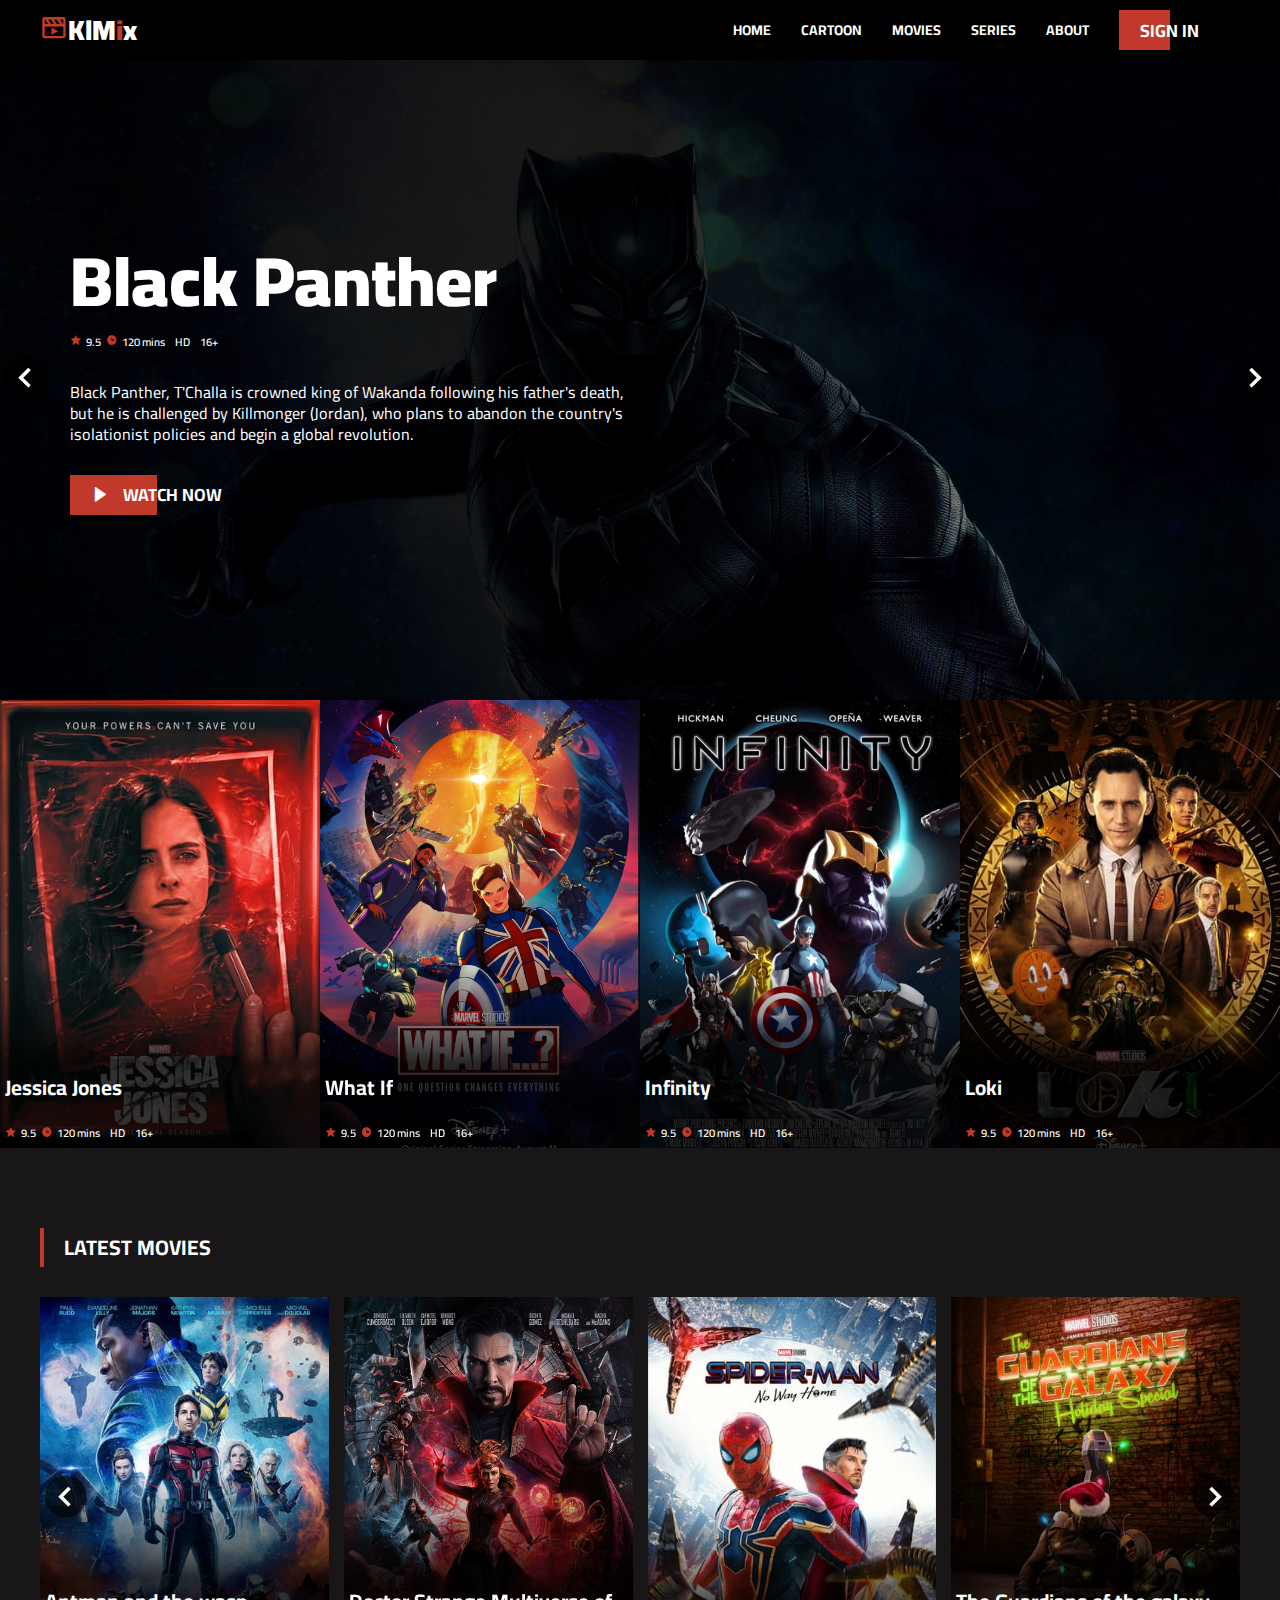
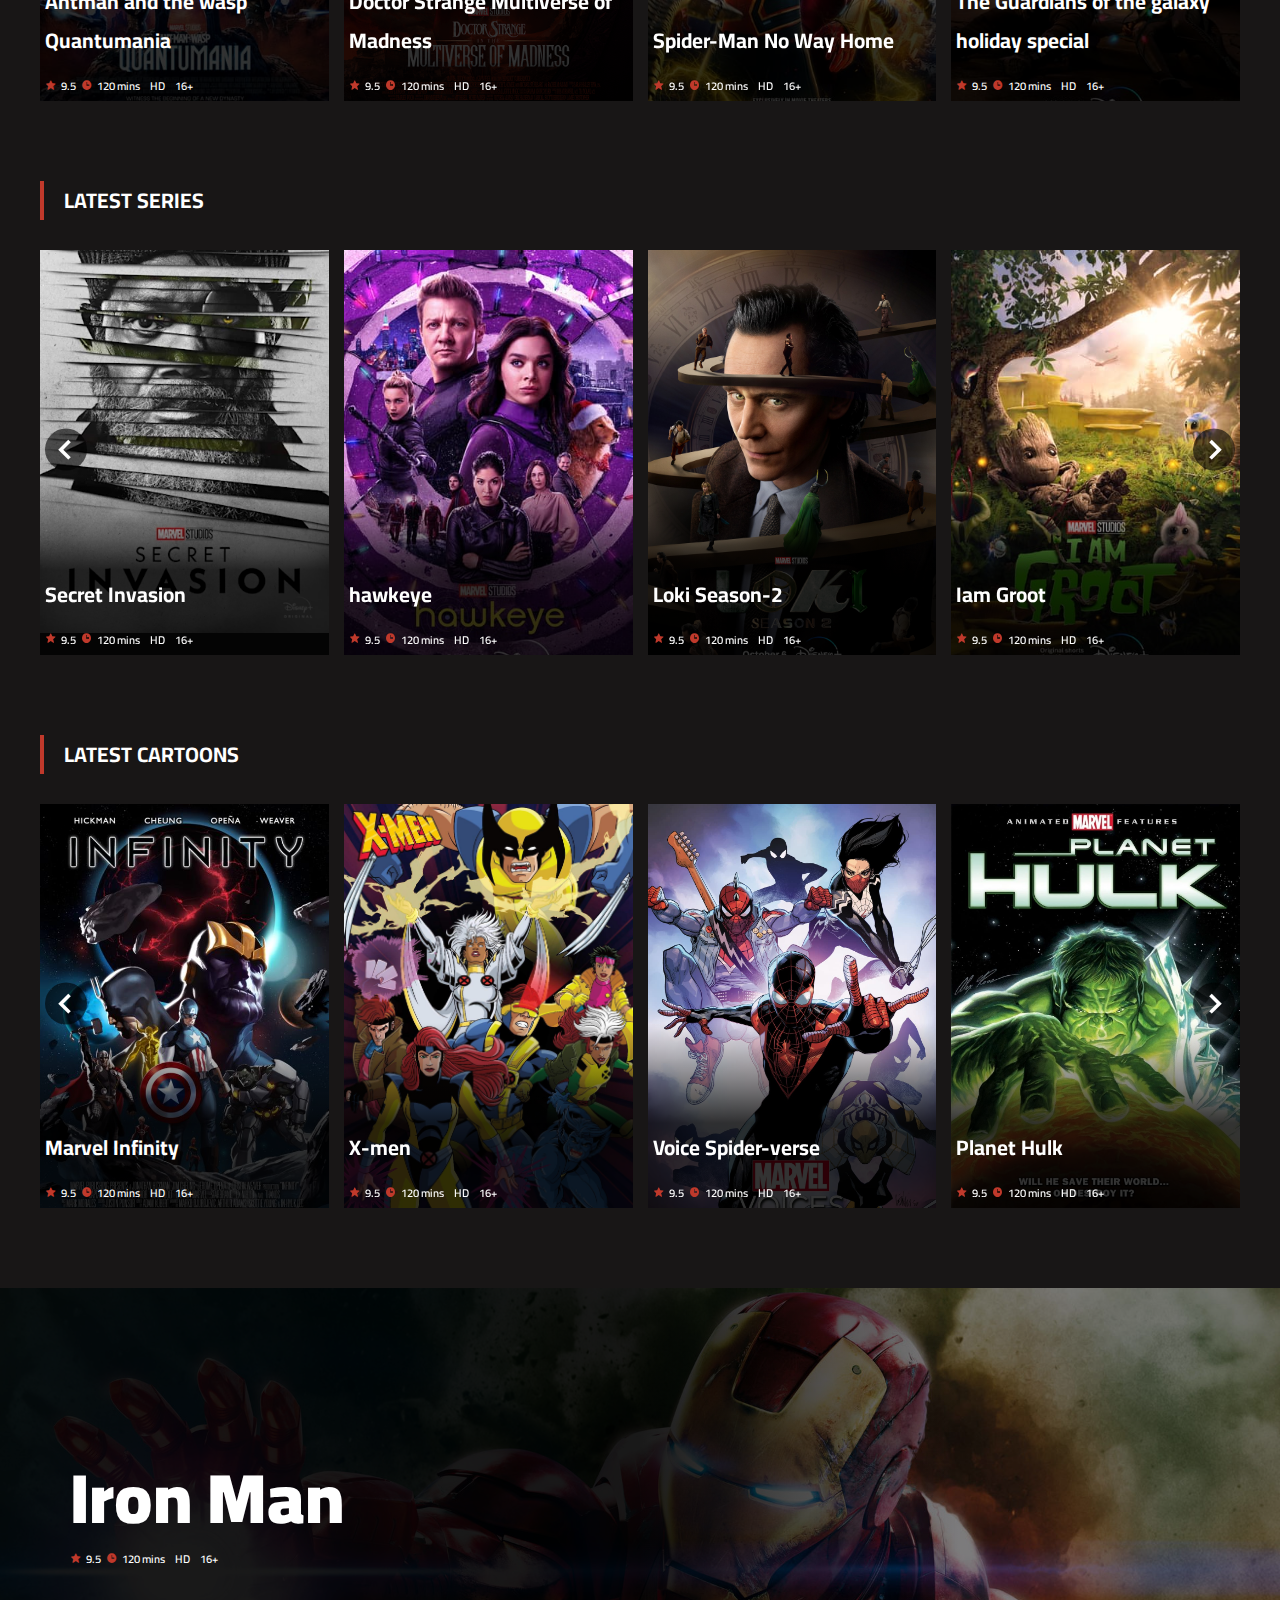
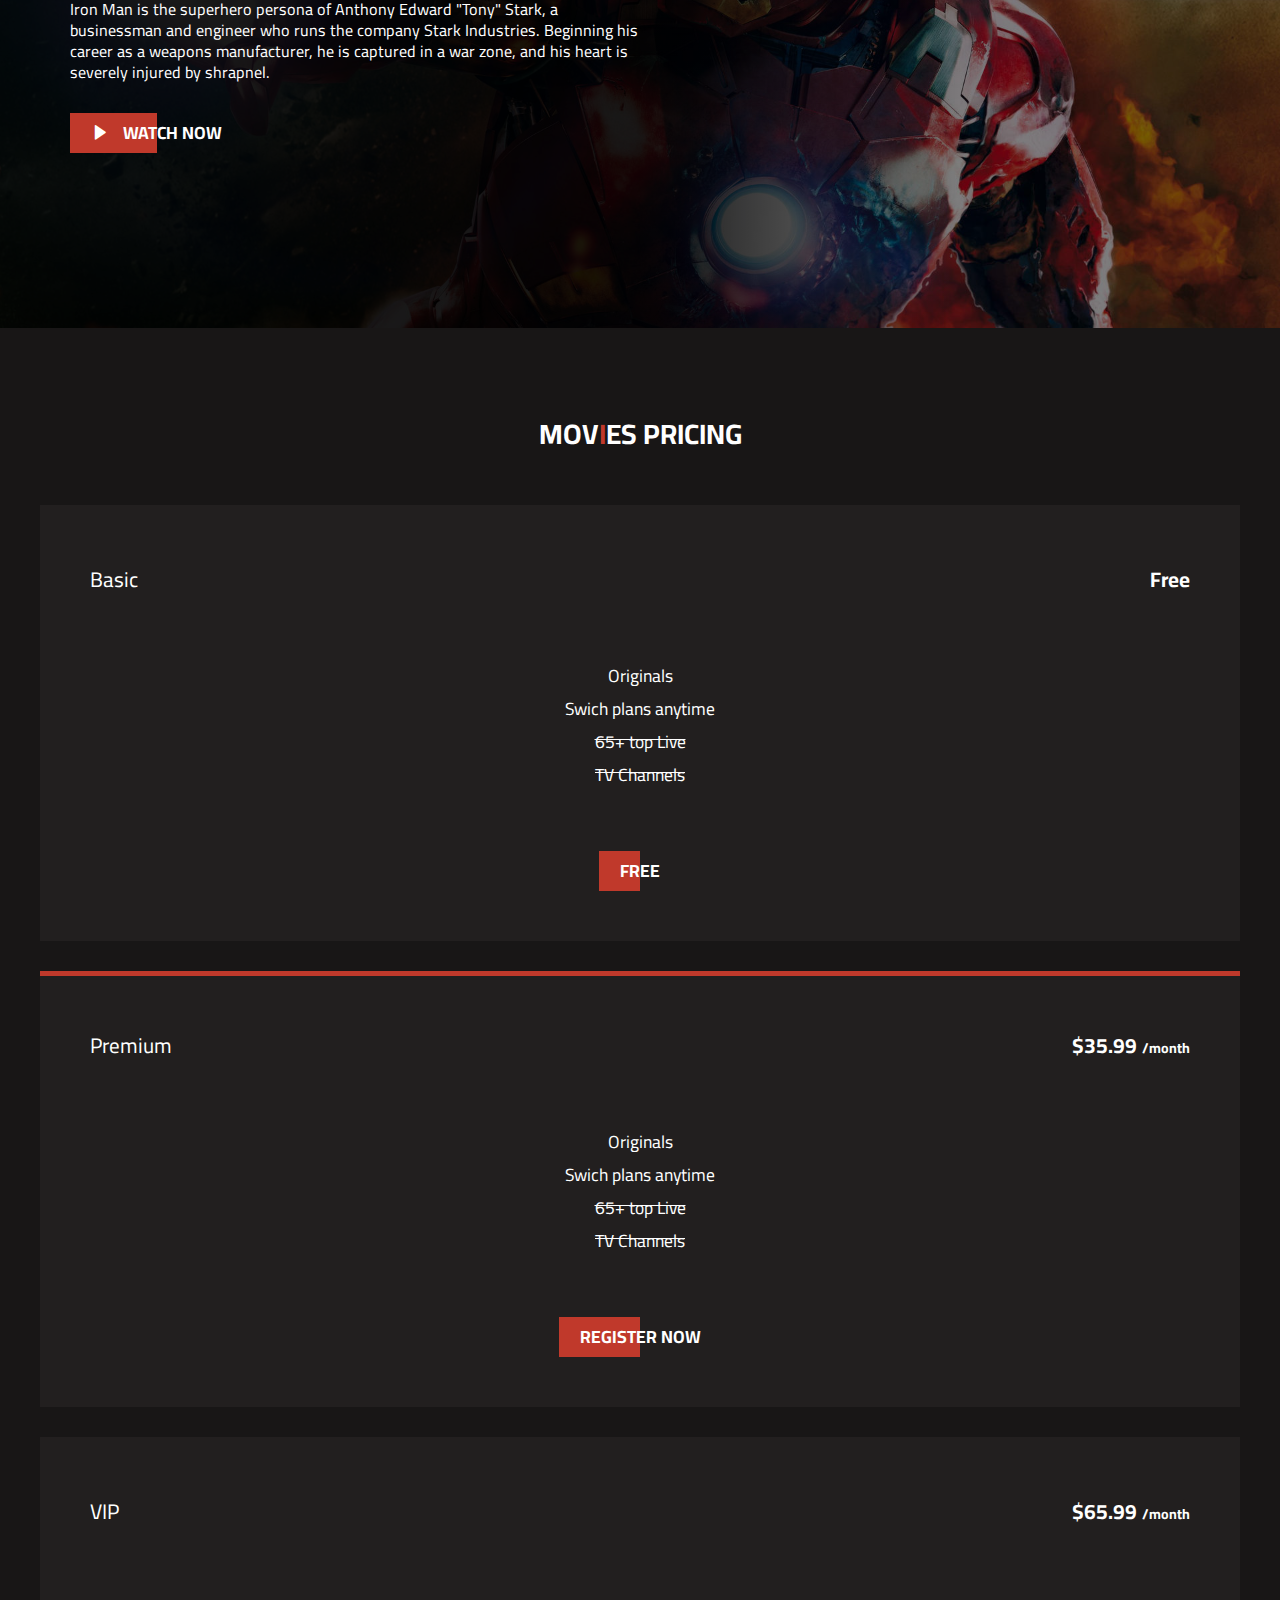
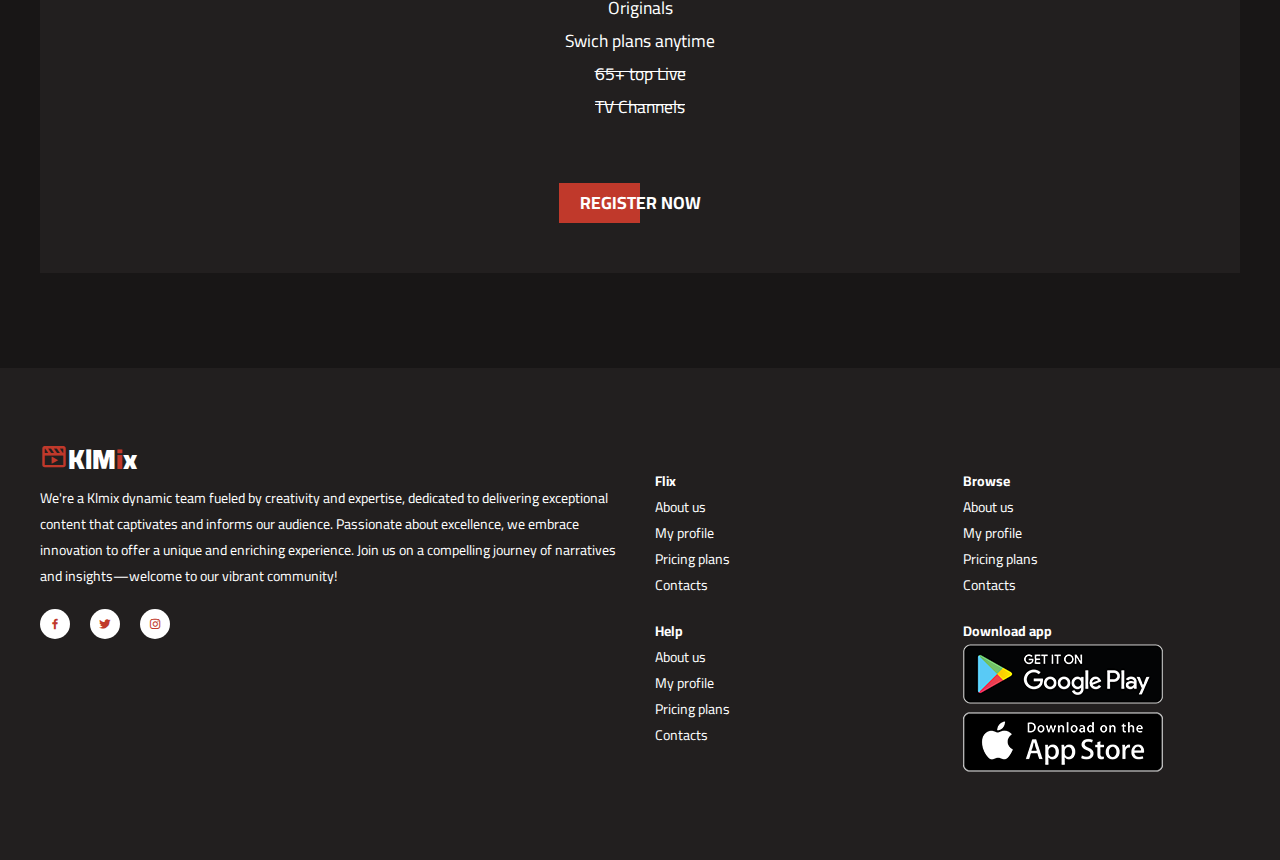
<file: index.html>
<!DOCTYPE html>
<html lang="en">
<head>
    <meta charset="UTF-8">
    <meta http-equiv="X-UA-Compatible" content="IE=edge">
    <meta name="viewport" content="width=device-width, initial-scale=1.0">
    <title>
        Marvel Movie Website
    </title>
    <!-- GOOGLE FONTS -->
    <link rel="preconnect" href="https://fonts.gstatic.com">
    <link href="https://fonts.googleapis.com/css2?family=Cairo:wght@200;300;400;600;700;900&display=swap" rel="stylesheet">
    <!-- OWL CAROUSEL -->
    <link rel="stylesheet" href="https://cdnjs.cloudflare.com/ajax/libs/OwlCarousel2/2.3.4/assets/owl.carousel.min.css" integrity="sha512-tS3S5qG0BlhnQROyJXvNjeEM4UpMXHrQfTGmbQ1gKmelCxlSEBUaxhRBj/EFTzpbP4RVSrpEikbmdJobCvhE3g==" crossorigin="anonymous" />
    <!-- BOX ICONS -->
    <link href='https://unpkg.com/boxicons@2.0.7/css/boxicons.min.css' rel='stylesheet'>
    <!-- APP CSS -->
    <link rel="stylesheet" href="css/grid.css">
    <link rel="stylesheet" href="css/app.css">
</head>
<body>

    <!-- NAV -->
    <div class="nav-wrapper">
        <div class="container">
            <div class="nav">
                <a href="#" class="logo">
                    <i class='bx bx-movie-play main-color'></i>KlM<span class="main-color">i</span>x
                </a>
                <ul class="nav-menu" id="nav-menu">
                    <li><a href="#hom">Home</a></li>
                    <li><a href="#cart">Cartoon</a></li>
                    <li><a href="#mov">Movies</a></li>
                    <li><a href="#seri">Series</a></li>
                    <li><a href="#abo">About</a></li>
                    <li>
                        <a href="login.html" class="btn btn-hover">
                            <span>Sign in</span>
                        </a>
                    </li>
                </ul>
                <!-- MOBILE MENU TOGGLE -->
                <div class="hamburger-menu" id="hamburger-menu">
                    <div class="hamburger"></div>
                </div>
            </div>
        </div>
    </div>
    <!-- END NAV -->

    <!-- HERO SECTION -->
    <div class="hero-section" id="hom">
        <!-- HERO SLIDE -->
        <div class="hero-slide">
            <div class="owl-carousel carousel-nav-center" id="hero-carousel">
                <!-- SLIDE ITEM -->
                <div class="hero-slide-item">
                    <img src="./images/black-banner.png" alt="">
                    <div class="overlay"></div>
                    <div class="hero-slide-item-content">
                        <div class="item-content-wraper">
                            <div class="item-content-title top-down">
                                Black Panther
                            </div>
                            <div class="movie-infos top-down delay-2">
                                <div class="movie-info">
                                    <i class="bx bxs-star"></i>
                                    <span>9.5</span>
                                </div>
                                <div class="movie-info">
                                    <i class="bx bxs-time"></i>
                                    <span>120 mins</span>
                                </div>
                                <div class="movie-info">
                                    <span>HD</span>
                                </div>
                                <div class="movie-info">
                                    <span>16+</span>
                                </div>
                            </div>
                            <div class="item-content-description top-down delay-4">
                                Black Panther, T'Challa is crowned king of Wakanda following his father's death, but he is challenged by Killmonger (Jordan), who plans to abandon the country's isolationist policies and begin a global revolution.
                            </div>
                            <div class="item-action top-down delay-6">
                                <a href="https://isaidub6.com/movie/black-panther-2018-tamil-dubbed-movie/" class="btn btn-hover">
                                    <i class="bx bxs-right-arrow"></i>
                                    <span>Watch now</span>
                                </a>
                            </div>
                        </div>
                    </div>
                </div>
                <!-- END SLIDE ITEM -->
                <!-- SLIDE ITEM -->
                <div class="hero-slide-item">
                    <img src="images/captain-america-holding-thor-hammer-mjolnir-shield-wallpaper-2560x1600_7.jpg" alt="">
                    <div class="overlay"></div>
                    <div class="hero-slide-item-content">
                        <div class="item-content-wraper">
                            <div class="item-content-title top-down">
                                Captain America
                            </div>
                            <div class="movie-infos top-down delay-2">
                                <div class="movie-info">
                                    <i class="bx bxs-star"></i>
                                    <span>9.5</span>
                                </div>
                                <div class="movie-info">
                                    <i class="bx bxs-time"></i>
                                    <span>120 mins</span>
                                </div>
                                <div class="movie-info">
                                    <span>HD</span>
                                </div>
                                <div class="movie-info">
                                    <span>16+</span>
                                </div>
                            </div>
                            <div class="item-content-description top-down delay-4">
                                Captain America's civilian identity is Steve Rogers, a frail man enhanced to the peak of human physical perfection by an experimental "super-soldier serum" after joining the United States Army to aid the country's efforts in World War II.
                            </div>
                            <div class="item-action top-down delay-6">
                                <a href="https://isaidub6.com/movie/captain-america-duology-tamil-dubbed-collections/" class="btn btn-hover">
                                    <i class="bx bxs-right-arrow"></i>
                                    <span>Watch now</span>
                                </a>
                            </div>
                        </div>
                    </div>
                </div>

                <!-- Hi dude -->

                <!-- END SLIDE ITEM -->
                <!-- SLIDE ITEM -->
                <div class="hero-slide-item">
                    <img src="./images/wanda-banner.jpg" alt="">
                    <div class="overlay"></div>
                    <div class="hero-slide-item-content">
                        <div class="item-content-wraper">
                            <div class="item-content-title top-down">
                                Wanda Vision
                            </div>
                            <div class="movie-infos top-down delay-2">
                                <div class="movie-info">
                                    <i class="bx bxs-star"></i>
                                    <span>9.5</span>
                                </div>
                                <div class="movie-info">
                                    <i class="bx bxs-time"></i>
                                    <span>120 mins</span>
                                </div>
                                <div class="movie-info">
                                    <span>HD</span>
                                </div>
                                <div class="movie-info">
                                    <span>16+</span>
                                </div>
                            </div>
                            <div class="item-content-description top-down delay-4">
                                Wanda is initially depicted as a Sokovian refugee who, along with her twin brother Pietro, volunteers to be experimented on by Hydra. The Mind Stone amplifies her natural telekinetic and energy manipulation abilities known as Chaos magic.
                            </div>
                            <div class="item-action top-down delay-6">
                                <a href="https://isaidub6.com/movie/72345/" class="btn btn-hover">
                                    <i class="bx bxs-right-arrow"></i>
                                    <span>Watch now</span>
                                </a>
                            </div>
                        </div>
                    </div>
                </div>
                <!-- END SLIDE ITEM -->
            </div>
        </div>
        <!-- END HERO SLIDE -->
        <!-- TOP MOVIES SLIDE -->
        <div class="top-movies-slide">
            <div class="owl-carousel" id="top-movies-slide">
                <!-- MOVIE ITEM -->
                <div class="movie-item">
                    <img src="images/web series/jessicajoness3_lob_crd_04.jpg" alt="">
                    <div class="movie-item-content">
                        <div class="movie-item-title">
                            Jessica Jones
                        </div>
                        <div class="movie-infos">
                            <div class="movie-info">
                                <i class="bx bxs-star"></i>
                                <span>9.5</span>
                            </div>
                            <div class="movie-info">
                                <i class="bx bxs-time"></i>
                                <span>120 mins</span>
                            </div>
                            <div class="movie-info">
                                <span>HD</span>
                            </div>
                            <div class="movie-info">
                                <span>16+</span>
                            </div>
                        </div>
                    </div>
                </div>
                <!-- END MOVIE ITEM -->
                <!-- MOVIE ITEM -->
                <div class="movie-item">
                    <img src="images/cartoon img/whatif-1647462169.png" alt="">
                    <div class="movie-item-content">
                        <div class="movie-item-title">
                            What If
                        </div>
                        <div class="movie-infos">
                            <div class="movie-info">
                                <i class="bx bxs-star"></i>
                                <span>9.5</span>
                            </div>
                            <div class="movie-info">
                                <i class="bx bxs-time"></i>
                                <span>120 mins</span>
                            </div>
                            <div class="movie-info">
                                <span>HD</span>
                            </div>
                            <div class="movie-info">
                                <span>16+</span>
                            </div>
                        </div>
                    </div>
                </div>
                <!-- END MOVIE ITEM -->
                <!-- MOVIE ITEM -->
                <div class="movie-item">
                    <img src="images/cartoon img/3014613-fcbd.jpg" alt="">
                    <div class="movie-item-content">
                        <div class="movie-item-title">
                            Infinity
                        </div>
                        <div class="movie-infos">
                            <div class="movie-info">
                                <i class="bx bxs-star"></i>
                                <span>9.5</span>
                            </div>
                            <div class="movie-info">
                                <i class="bx bxs-time"></i>
                                <span>120 mins</span>
                            </div>
                            <div class="movie-info">
                                <span>HD</span>
                            </div>
                            <div class="movie-info">
                                <span>16+</span>
                            </div>
                        </div>
                    </div>
                </div>
                <!-- END MOVIE ITEM -->
                <!-- MOVIE ITEM -->
                <div class="movie-item">
                    <img src="images/web series/loki_lob_crd_04.jpg" alt="">
                    <div class="movie-item-content">
                        <div class="movie-item-title">
                            Loki
                        </div>
                        <div class="movie-infos">
                            <div class="movie-info">
                                <i class="bx bxs-star"></i>
                                <span>9.5</span>
                            </div>
                            <div class="movie-info">
                                <i class="bx bxs-time"></i>
                                <span>120 mins</span>
                            </div>
                            <div class="movie-info">
                                <span>HD</span>
                            </div>
                            <div class="movie-info">
                                <span>16+</span>
                            </div>
                        </div>
                    </div>
                </div>
                <!-- END MOVIE ITEM -->
                <!-- MOVIE ITEM -->
                <div class="movie-item">
                    <img src="images/movie img/theguardiansofthegalaxyholidayspecial_lob_crd_02.jpg" alt="">
                    <div class="movie-item-content">
                        <div class="movie-item-title">
                            The guardians of the galaxy holiday special
                        </div>
                        <div class="movie-infos">
                            <div class="movie-info">
                                <i class="bx bxs-star"></i>
                                <span>9.5</span>
                            </div>
                            <div class="movie-info">
                                <i class="bx bxs-time"></i>
                                <span>120 mins</span>
                            </div>
                            <div class="movie-info">
                                <span>HD</span>
                            </div>
                            <div class="movie-info">
                                <span>16+</span>
                            </div>
                        </div>
                    </div>
                </div>
                <!-- END MOVIE ITEM -->
                <!-- MOVIE ITEM -->
                <div class="movie-item">
                    <img src="images/movie img/antmanandthewaspquantumania_lob_crd_03.jpg" alt="">
                    <div class="movie-item-content">
                        <div class="movie-item-title">
                            Ant Man
                        </div>
                        <div class="movie-infos">
                            <div class="movie-info">
                                <i class="bx bxs-star"></i>
                                <span>9.5</span>
                            </div>
                            <div class="movie-info">
                                <i class="bx bxs-time"></i>
                                <span>120 mins</span>
                            </div>
                            <div class="movie-info">
                                <span>HD</span>
                            </div>
                            <div class="movie-info">
                                <span>16+</span>
                            </div>
                        </div>
                    </div>
                </div>
                <!-- END MOVIE ITEM -->
            </div>
        </div>
        <!-- END TOP MOVIES SLIDE -->
    </div>
    <!-- END HERO SECTION -->

    <!-- LATEST MOVIES SECTION -->
    <div class="section">
        <div class="container">
            <div class="section-header" id="mov">
                latest movies
            </div>
            <div class="movies-slide carousel-nav-center owl-carousel">
                <!-- MOVIE ITEM -->
                <a href="#" class="movie-item">
                    <img src="images/movie img/antmanandthewaspquantumania_lob_crd_03.jpg" alt="">
                    <div class="movie-item-content">
                        <div class="movie-item-title">
                            Antman and the wasp Quantumania
                        </div>
                        <div class="movie-infos">
                            <div class="movie-info">
                                <i class="bx bxs-star"></i>
                                <span>9.5</span>
                            </div>
                            <div class="movie-info">
                                <i class="bx bxs-time"></i>
                                <span>120 mins</span>
                            </div>
                            <div class="movie-info">
                                <span>HD</span>
                            </div>
                            <div class="movie-info">
                                <span>16+</span>
                            </div>
                        </div>
                    </div>
                </a>
                <!-- END MOVIE ITEM -->
                <!-- MOVIE ITEM -->
                <a href="#" class="movie-item">
                    <img src="images/movie img/list-of-marvel-movies-in-order33.png" alt="">
                    <div class="movie-item-content">
                        <div class="movie-item-title">
                            Doctor Strange Multiverse of Madness
                        </div>
                        <div class="movie-infos">
                            <div class="movie-info">
                                <i class="bx bxs-star"></i>
                                <span>9.5</span>
                            </div>
                            <div class="movie-info">
                                <i class="bx bxs-time"></i>
                                <span>120 mins</span>
                            </div>
                            <div class="movie-info">
                                <span>HD</span>
                            </div>
                            <div class="movie-info">
                                <span>16+</span>
                            </div>
                        </div>
                    </div>
                </a>
                <!-- END MOVIE ITEM -->
                <!-- MOVIE ITEM -->
                <a href="#" class="movie-item">
                    <img src="images/movie img/spider-mannowayhome_lob_crd_03.jpg" alt="">
                    <div class="movie-item-content">
                        <div class="movie-item-title">
                            Spider-Man No Way Home
                        </div>
                        <div class="movie-infos">
                            <div class="movie-info">
                                <i class="bx bxs-star"></i>
                                <span>9.5</span>
                            </div>
                            <div class="movie-info">
                                <i class="bx bxs-time"></i>
                                <span>120 mins</span>
                            </div>
                            <div class="movie-info">
                                <span>HD</span>
                            </div>
                            <div class="movie-info">
                                <span>16+</span>
                            </div>
                        </div>
                    </div>
                </a>
                <!-- END MOVIE ITEM -->
                <!-- MOVIE ITEM -->
                <a href="#" class="movie-item">
                    <img src="images/movie img/theguardiansofthegalaxyholidayspecial_lob_crd_02.jpg" alt="">
                    <div class="movie-item-content">
                        <div class="movie-item-title">
                            The Guardians of the galaxy holiday special
                        </div>
                        <div class="movie-infos">
                            <div class="movie-info">
                                <i class="bx bxs-star"></i>
                                <span>9.5</span>
                            </div>
                            <div class="movie-info">
                                <i class="bx bxs-time"></i>
                                <span>120 mins</span>
                            </div>
                            <div class="movie-info">
                                <span>HD</span>
                            </div>
                            <div class="movie-info">
                                <span>16+</span>
                            </div>
                        </div>
                    </div>
                </a>
                <!-- END MOVIE ITEM -->
                <!-- MOVIE ITEM -->
                <a href="#" class="movie-item">
                    <img src="images/movie img/blackwidow_lob_crd_06.jpg" alt="">
                    <div class="movie-item-content">
                        <div class="movie-item-title">
                            Black Widow
                        </div>
                        <div class="movie-infos">
                            <div class="movie-info">
                                <i class="bx bxs-star"></i>
                                <span>9.5</span>
                            </div>
                            <div class="movie-info">
                                <i class="bx bxs-time"></i>
                                <span>120 mins</span>
                            </div>
                            <div class="movie-info">
                                <span>HD</span>
                            </div>
                            <div class="movie-info">
                                <span>16+</span>
                            </div>
                        </div>
                    </div>
                </a>
                <!-- END MOVIE ITEM -->
                <!-- MOVIE ITEM -->
                <a href="#" class="movie-item">
                    <img src="images/movie img/eternals_lob_crd_06.jpg" alt="">
                    <div class="movie-item-content">
                        <div class="movie-item-title">
                            Eternals
                        </div>
                        <div class="movie-infos">
                            <div class="movie-info">
                                <i class="bx bxs-star"></i>
                                <span>9.5</span>
                            </div>
                            <div class="movie-info">
                                <i class="bx bxs-time"></i>
                                <span>120 mins</span>
                            </div>
                            <div class="movie-info">
                                <span>HD</span>
                            </div>
                            <div class="movie-info">
                                <span>16+</span>
                            </div>
                        </div>
                    </div>
                </a>
                <!-- END MOVIE ITEM -->
                <!-- MOVIE ITEM -->
                <a href="#" class="movie-item">
                    <img src="images/movie img/guardiansofthegalaxy_lob_crd_03.jpg" alt="">
                    <div class="movie-item-content">
                        <div class="movie-item-title">
                            Guardians of the galaxy
                        </div>
                        <div class="movie-infos">
                            <div class="movie-info">
                                <i class="bx bxs-star"></i>
                                <span>9.5</span>
                            </div>
                            <div class="movie-info">
                                <i class="bx bxs-time"></i>
                                <span>120 mins</span>
                            </div>
                            <div class="movie-info">
                                <span>HD</span>
                            </div>
                            <div class="movie-info">
                                <span>16+</span>
                            </div>
                        </div>
                    </div>
                </a>
                <!-- END MOVIE ITEM -->
                <!-- MOVIE ITEM -->
                <a href="#" class="movie-item">
                    <img src="images/movie img/captainmarvel_lob_crd_06.jpg" alt="">
                    <div class="movie-item-content">
                        <div class="movie-item-title">
                            Captain Marvel
                        </div>
                        <div class="movie-infos">
                            <div class="movie-info">
                                <i class="bx bxs-star"></i>
                                <span>9.5</span>
                            </div>
                            <div class="movie-info">
                                <i class="bx bxs-time"></i>
                                <span>120 mins</span>
                            </div>
                            <div class="movie-info">
                                <span>HD</span>
                            </div>
                            <div class="movie-info">
                                <span>16+</span>
                            </div>
                        </div>
                    </div>
                </a>
                <!-- END MOVIE ITEM -->
                <!-- MOVIE ITEM -->
                <a href="#" class="movie-item">
                    <img src="images/movie img/end-game.jpg" alt="">
                    <div class="movie-item-content">
                        <div class="movie-item-title">
                            Avengers End Game
                        </div>
                        <div class="movie-infos">
                            <div class="movie-info">
                                <i class="bx bxs-star"></i>
                                <span>9.5</span>
                            </div>
                            <div class="movie-info">
                                <i class="bx bxs-time"></i>
                                <span>120 mins</span>
                            </div>
                            <div class="movie-info">
                                <span>HD</span>
                            </div>
                            <div class="movie-info">
                                <span>16+</span>
                            </div>
                        </div>
                    </div>
                </a>
                <!-- END MOVIE ITEM -->
                <!-- MOVIE ITEM -->
                <a href="#" class="movie-item">
                    <img src="images/movie img/avengersinfinitywar_lob_crd_02_1.jpg" alt="">
                    <div class="movie-item-content">
                        <div class="movie-item-title">
                            Avengers Infinity War
                        </div>
                        <div class="movie-infos">
                            <div class="movie-info">
                                <i class="bx bxs-star"></i>
                                <span>9.5</span>
                            </div>
                            <div class="movie-info">
                                <i class="bx bxs-time"></i>
                                <span>120 mins</span>
                            </div>
                            <div class="movie-info">
                                <span>HD</span>
                            </div>
                            <div class="movie-info">
                                <span>16+</span>
                            </div>
                        </div>
                    </div>
                </a>
                <!-- END MOVIE ITEM -->
                <!-- MOVIE ITEM -->
                <a href="#" class="movie-item">
                    <img src="images/movie img/blackpanther_lob_crd_01_4.jpg" alt="">
                    <div class="movie-item-content">
                        <div class="movie-item-title">
                            Black Panther
                        </div>
                        <div class="movie-infos">
                            <div class="movie-info">
                                <i class="bx bxs-star"></i>
                                <span>9.5</span>
                            </div>
                            <div class="movie-info">
                                <i class="bx bxs-time"></i>
                                <span>120 mins</span>
                            </div>
                            <div class="movie-info">
                                <span>HD</span>
                            </div>
                            <div class="movie-info">
                                <span>16+</span>
                            </div>
                        </div>
                    </div>
                </a>
                <!-- END MOVIE ITEM -->
                <!-- MOVIE ITEM -->
                <a href="#" class="movie-item">
                    <img src="images/movie img/fox_x-mendaysoffuturepast_lob_crd_01.jpg" alt="">
                    <div class="movie-item-content">
                        <div class="movie-item-title">
                            Fox_X-men Days of Future Past
                        </div>
                        <div class="movie-infos">
                            <div class="movie-info">
                                <i class="bx bxs-star"></i>
                                <span>9.5</span>
                            </div>
                            <div class="movie-info">
                                <i class="bx bxs-time"></i>
                                <span>120 mins</span>
                            </div>
                            <div class="movie-info">
                                <span>HD</span>
                            </div>
                            <div class="movie-info">
                                <span>16+</span>
                            </div>
                        </div>
                    </div>
                </a>
                <!-- END MOVIE ITEM -->
                <!-- MOVIE ITEM -->
                <a href="#" class="movie-item">
                    <img src="images/movie img/thorthedarkworld_lob_crd_02_1.jpg" alt="">
                    <div class="movie-item-content">
                        <div class="movie-item-title">
                            Thor the dark World
                        </div>
                        <div class="movie-infos">
                            <div class="movie-info">
                                <i class="bx bxs-star"></i>
                                <span>9.5</span>
                            </div>
                            <div class="movie-info">
                                <i class="bx bxs-time"></i>
                                <span>120 mins</span>
                            </div>
                            <div class="movie-info">
                                <span>HD</span>
                            </div>
                            <div class="movie-info">
                                <span>16+</span>
                            </div>
                        </div>
                    </div>
                </a>
                <!-- END MOVIE ITEM -->
            </div>
        </div>
    </div>
    <!-- END LATEST MOVIES SECTION -->

    <!-- LATEST SERIES SECTION -->
    <div class="section">
        <div class="container">
            <div class="section-header" id="seri">
                latest series
            </div>
            <div class="movies-slide carousel-nav-center owl-carousel">
                <!-- MOVIE ITEM -->
                <a href="#" class="movie-item">
                    <img src="images/web series/1540300-v-0736f6a9e1ab.webp" alt="">
                    <div class="movie-item-content">
                        <div class="movie-item-title">
                            Secret Invasion
                        </div>
                        <div class="movie-infos">
                            <div class="movie-info">
                                <i class="bx bxs-star"></i>
                                <span>9.5</span>
                            </div>
                            <div class="movie-info">
                                <i class="bx bxs-time"></i>
                                <span>120 mins</span>
                            </div>
                            <div class="movie-info">
                                <span>HD</span>
                            </div>
                            <div class="movie-info">
                                <span>16+</span>
                            </div>
                        </div>
                    </div>
                </a>
                <!-- END MOVIE ITEM -->
                <!-- MOVIE ITEM -->
                <a href="#" class="movie-item">
                    <img src="images/web series/hawkeye_lob_crd_04.jpg" alt="">
                    <div class="movie-item-content">
                        <div class="movie-item-title">
                            hawkeye
                        </div>
                        <div class="movie-infos">
                            <div class="movie-info">
                                <i class="bx bxs-star"></i>
                                <span>9.5</span>
                            </div>
                            <div class="movie-info">
                                <i class="bx bxs-time"></i>
                                <span>120 mins</span>
                            </div>
                            <div class="movie-info">
                                <span>HD</span>
                            </div>
                            <div class="movie-info">
                                <span>16+</span>
                            </div>
                        </div>
                    </div>
                </a>
                <!-- END MOVIE ITEM -->
                <!-- MOVIE ITEM -->
                <a href="#" class="movie-item">
                    <img src="images/web series/image002_18870_b56691ea.jpeg" alt="">
                    <div class="movie-item-content">
                        <div class="movie-item-title">
                            Loki Season-2
                        </div>
                        <div class="movie-infos">
                            <div class="movie-info">
                                <i class="bx bxs-star"></i>
                                <span>9.5</span>
                            </div>
                            <div class="movie-info">
                                <i class="bx bxs-time"></i>
                                <span>120 mins</span>
                            </div>
                            <div class="movie-info">
                                <span>HD</span>
                            </div>
                            <div class="movie-info">
                                <span>16+</span>
                            </div>
                        </div>
                    </div>
                </a>
                <!-- END MOVIE ITEM -->
                <!-- MOVIE ITEM -->
                <a href="#" class="movie-item">
                    <img src="images/web series/iamgroot_lob_crd_04.jpg" alt="">
                    <div class="movie-item-content">
                        <div class="movie-item-title">
                            Iam Groot
                        </div>
                        <div class="movie-infos">
                            <div class="movie-info">
                                <i class="bx bxs-star"></i>
                                <span>9.5</span>
                            </div>
                            <div class="movie-info">
                                <i class="bx bxs-time"></i>
                                <span>120 mins</span>
                            </div>
                            <div class="movie-info">
                                <span>HD</span>
                            </div>
                            <div class="movie-info">
                                <span>16+</span>
                            </div>
                        </div>
                    </div>
                </a>
                <!-- END MOVIE ITEM -->
                <!-- MOVIE ITEM -->
                <a href="#" class="movie-item">
                    <img src="images/web series/IronFist-poster_1646399531.avif" alt="">
                    <div class="movie-item-content">
                        <div class="movie-item-title">
                            IronFist
                        </div>
                        <div class="movie-infos">
                            <div class="movie-info">
                                <i class="bx bxs-star"></i>
                                <span>9.5</span>
                            </div>
                            <div class="movie-info">
                                <i class="bx bxs-time"></i>
                                <span>120 mins</span>
                            </div>
                            <div class="movie-info">
                                <span>HD</span>
                            </div>
                            <div class="movie-info">
                                <span>16+</span>
                            </div>
                        </div>
                    </div>
                </a>
                <!-- END MOVIE ITEM -->
                <!-- MOVIE ITEM -->
                <a href="#" class="movie-item">
                    <img src="images/web series/jessicajoness3_lob_crd_04.jpg" alt="">
                    <div class="movie-item-content">
                        <div class="movie-item-title">
                            Jessica Jones
                        </div>
                        <div class="movie-infos">
                            <div class="movie-info">
                                <i class="bx bxs-star"></i>
                                <span>9.5</span>
                            </div>
                            <div class="movie-info">
                                <i class="bx bxs-time"></i>
                                <span>120 mins</span>
                            </div>
                            <div class="movie-info">
                                <span>HD</span>
                            </div>
                            <div class="movie-info">
                                <span>16+</span>
                            </div>
                        </div>
                    </div>
                </a>
                <!-- END MOVIE ITEM -->
                <!-- MOVIE ITEM -->
                <a href="#" class="movie-item">
                    <img src="images/web series/loki_lob_crd_04.jpg" alt="">
                    <div class="movie-item-content">
                        <div class="movie-item-title">
                            Loki Season
                        </div>
                        <div class="movie-infos">
                            <div class="movie-info">
                                <i class="bx bxs-star"></i>
                                <span>9.5</span>
                            </div>
                            <div class="movie-info">
                                <i class="bx bxs-time"></i>
                                <span>120 mins</span>
                            </div>
                            <div class="movie-info">
                                <span>HD</span>
                            </div>
                            <div class="movie-info">
                                <span>16+</span>
                            </div>
                        </div>
                    </div>
                </a>
                <!-- END MOVIE ITEM -->
                <!-- MOVIE ITEM -->
                <a href="#" class="movie-item">
                    <img src="images/web series/ms_marvel_poster_1650430496.avif" alt="">
                    <div class="movie-item-content">
                        <div class="movie-item-title">
                            MSMarvel
                        </div>
                        <div class="movie-infos">
                            <div class="movie-info">
                                <i class="bx bxs-star"></i>
                                <span>9.5</span>
                            </div>
                            <div class="movie-info">
                                <i class="bx bxs-time"></i>
                                <span>120 mins</span>
                            </div>
                            <div class="movie-info">
                                <span>HD</span>
                            </div>
                            <div class="movie-info">
                                <span>16+</span>
                            </div>
                        </div>
                    </div>
                </a>
                <!-- END MOVIE ITEM -->
                <!-- MOVIE ITEM -->
                <a href="#" class="movie-item">
                    <img src="images/web series/falcws_lob_crd_03.jpg" alt="">
                    <div class="movie-item-content">
                        <div class="movie-item-title">
                            The Falcon And The Winter Soldier
                        </div>
                        <div class="movie-infos">
                            <div class="movie-info">
                                <i class="bx bxs-star"></i>
                                <span>9.5</span>
                            </div>
                            <div class="movie-info">
                                <i class="bx bxs-time"></i>
                                <span>120 mins</span>
                            </div>
                            <div class="movie-info">
                                <span>HD</span>
                            </div>
                            <div class="movie-info">
                                <span>16+</span>
                            </div>
                        </div>
                    </div>
                </a>
                <!-- END MOVIE ITEM -->
                <!-- MOVIE ITEM -->
                <a href="#" class="movie-item">
                    <img src="images/web series/MV5BM2FlYzVmNWQtNzE4ZS00OTMwLTlhYTUtZDY0YTEyZTRlZDlkXkEyXkFqcGdeQXVyMTUzMTg2ODkz._V1_FMjpg_UX1000_.jpg" alt="">
                    <div class="movie-item-content">
                        <div class="movie-item-title">
                            Secret Invasion
                        </div>
                        <div class="movie-infos">
                            <div class="movie-info">
                                <i class="bx bxs-star"></i>
                                <span>9.5</span>
                            </div>
                            <div class="movie-info">
                                <i class="bx bxs-time"></i>
                                <span>120 mins</span>
                            </div>
                            <div class="movie-info">
                                <span>HD</span>
                            </div>
                            <div class="movie-info">
                                <span>16+</span>
                            </div>
                        </div>
                    </div>
                </a>
                <!-- END MOVIE ITEM -->
                <!-- MOVIE ITEM -->
                <a href="#" class="movie-item">
                    <img src="images/web series/MV5BYTc5OWNhYjktMThlOS00ODUxLTgwNDQtZjdjYjkyM2IwZTZlXkEyXkFqcGdeQXVyNTA3MTU2MjE@._V1_.jpg" alt="">
                    <div class="movie-item-content">
                        <div class="movie-item-title">
                            Moon Knight
                        </div>
                        <div class="movie-infos">
                            <div class="movie-info">
                                <i class="bx bxs-star"></i>
                                <span>9.5</span>
                            </div>
                            <div class="movie-info">
                                <i class="bx bxs-time"></i>
                                <span>120 mins</span>
                            </div>
                            <div class="movie-info">
                                <span>HD</span>
                            </div>
                            <div class="movie-info">
                                <span>16+</span>
                            </div>
                        </div>
                    </div>
                </a>
                <!-- END MOVIE ITEM -->
                <!-- MOVIE ITEM -->
                <a href="#" class="movie-item">
                    <img src="images/web series/runaways_s3_lob_crd_03.jpg" alt="">
                    <div class="movie-item-content">
                        <div class="movie-item-title">
                            Runaways
                        </div>
                        <div class="movie-infos">
                            <div class="movie-info">
                                <i class="bx bxs-star"></i>
                                <span>9.5</span>
                            </div>
                            <div class="movie-info">
                                <i class="bx bxs-time"></i>
                                <span>120 mins</span>
                            </div>
                            <div class="movie-info">
                                <span>HD</span>
                            </div>
                            <div class="movie-info">
                                <span>16+</span>
                            </div>
                        </div>
                    </div>
                </a>
                <!-- END MOVIE ITEM -->
                <!-- MOVIE ITEM -->
                <a href="#" class="movie-item">
                    <img src="images/web series/she_hulk_poster_1660205694.avif" alt="">
                    <div class="movie-item-content">
                        <div class="movie-item-title">
                            She_hulk
                        </div>
                        <div class="movie-infos">
                            <div class="movie-info">
                                <i class="bx bxs-star"></i>
                                <span>9.5</span>
                            </div>
                            <div class="movie-info">
                                <i class="bx bxs-time"></i>
                                <span>120 mins</span>
                            </div>
                            <div class="movie-info">
                                <span>HD</span>
                            </div>
                            <div class="movie-info">
                                <span>16+</span>
                            </div>
                        </div>
                    </div>
                </a>
                <!-- END MOVIE ITEM -->
                <!-- MOVIE ITEM -->
                <a href="#" class="movie-item">
                    <img src="images/web series/wandavision_lob_crd_06.jpg" alt="">
                    <div class="movie-item-content">
                        <div class="movie-item-title">
                            Wanda Vision
                        </div>
                        <div class="movie-infos">
                            <div class="movie-info">
                                <i class="bx bxs-star"></i>
                                <span>9.5</span>
                            </div>
                            <div class="movie-info">
                                <i class="bx bxs-time"></i>
                                <span>120 mins</span>
                            </div>
                            <div class="movie-info">
                                <span>HD</span>
                            </div>
                            <div class="movie-info">
                                <span>16+</span>
                            </div>
                        </div>
                    </div>
                </a>
                <!-- END MOVIE ITEM -->
            </div>
        </div>
    </div>
    <!-- END LATEST SERIES SECTION -->

    <!-- LATEST CARTOONS SECTION -->
    <div class="section">
        <div class="container">
            <div class="section-header" id="cart">
                latest cartoons
            </div>
            <div class="movies-slide carousel-nav-center owl-carousel">
                <!-- MOVIE ITEM -->
                <a href="#" class="movie-item">
                    <img src="images/cartoon img/3014613-fcbd.jpg" alt="">
                    <div class="movie-item-content">
                        <div class="movie-item-title">
                            Marvel Infinity
                        </div>
                        <div class="movie-infos">
                            <div class="movie-info">
                                <i class="bx bxs-star"></i>
                                <span>9.5</span>
                            </div>
                            <div class="movie-info">
                                <i class="bx bxs-time"></i>
                                <span>120 mins</span>
                            </div>
                            <div class="movie-info">
                                <span>HD</span>
                            </div>
                            <div class="movie-info">
                                <span>16+</span>
                            </div>
                        </div>
                    </div>
                </a>
                <!-- END MOVIE ITEM -->
                 <!-- MOVIE ITEM -->
                 <a href="#" class="movie-item">
                    <img src="images/cartoon img/81n17DQYlsL.jpg" alt="">
                    <div class="movie-item-content">
                        <div class="movie-item-title">
                            X-men
                        </div>
                        <div class="movie-infos">
                            <div class="movie-info">
                                <i class="bx bxs-star"></i>
                                <span>9.5</span>
                            </div>
                            <div class="movie-info">
                                <i class="bx bxs-time"></i>
                                <span>120 mins</span>
                            </div>
                            <div class="movie-info">
                                <span>HD</span>
                            </div>
                            <div class="movie-info">
                                <span>16+</span>
                            </div>
                        </div>
                    </div>
                </a>
                <!-- END MOVIE ITEM -->
                 <!-- MOVIE ITEM -->
                 <a href="#" class="movie-item">
                    <img src="images/cartoon img/marvoicesverse2023001_cov_resized.jpg" alt="">
                    <div class="movie-item-content">
                        <div class="movie-item-title">
                            Voice Spider-verse
                        </div>
                        <div class="movie-infos">
                            <div class="movie-info">
                                <i class="bx bxs-star"></i>
                                <span>9.5</span>
                            </div>
                            <div class="movie-info">
                                <i class="bx bxs-time"></i>
                                <span>120 mins</span>
                            </div>
                            <div class="movie-info">
                                <span>HD</span>
                            </div>
                            <div class="movie-info">
                                <span>16+</span>
                            </div>
                        </div>
                    </div>
                </a>
                <!-- END MOVIE ITEM -->
                <!-- MOVIE ITEM -->
                <a href="#" class="movie-item">
                    <img src="images/cartoon img/MV5BYmFlNTNhNjktNDQ4NC00ZmVhLTg2NmYtOWExMmI0MzQ1ODFmL2ltYWdlL2ltYWdlXkEyXkFqcGdeQXVyNTAyODkwOQ@@._V1_FMjpg_UX1000_.jpg" alt="">
                    <div class="movie-item-content">
                        <div class="movie-item-title">
                            Planet Hulk
                        </div>
                        <div class="movie-infos">
                            <div class="movie-info">
                                <i class="bx bxs-star"></i>
                                <span>9.5</span>
                            </div>
                            <div class="movie-info">
                                <i class="bx bxs-time"></i>
                                <span>120 mins</span>
                            </div>
                            <div class="movie-info">
                                <span>HD</span>
                            </div>
                            <div class="movie-info">
                                <span>16+</span>
                            </div>
                        </div>
                    </div>
                </a>
                <!-- END MOVIE ITEM -->
                <!-- MOVIE ITEM -->
                <a href="#" class="movie-item">
                    <img src="images/cartoon img/MV5BYmZmMWJiODMtNDcyOC00NDMwLWIwNmQtZGYzYzgwZjJkMTM1XkEyXkFqcGdeQXVyMTM1NjM2ODg1._V1_.jpg" alt="">
                    <div class="movie-item-content">
                        <div class="movie-item-title">
                            What If Season 2
                        </div>
                        <div class="movie-infos">
                            <div class="movie-info">
                                <i class="bx bxs-star"></i>
                                <span>9.5</span>
                            </div>
                            <div class="movie-info">
                                <i class="bx bxs-time"></i>
                                <span>120 mins</span>
                            </div>
                            <div class="movie-info">
                                <span>HD</span>
                            </div>
                            <div class="movie-info">
                                <span>16+</span>
                            </div>
                        </div>
                    </div>
                </a>
                <!-- END MOVIE ITEM -->
                <!-- MOVIE ITEM -->
                <a href="#" class="movie-item">
                    <img src="images/cartoon img/rBEeJGIj7VmAGbhwAAIpv9TEy8I524.jpg" alt="">
                    <div class="movie-item-content">
                        <div class="movie-item-title">
                           Rising Secret Warriors 
                        </div>
                        <div class="movie-infos">
                            <div class="movie-info">
                                <i class="bx bxs-star"></i>
                                <span>9.5</span>
                            </div>
                            <div class="movie-info">
                                <i class="bx bxs-time"></i>
                                <span>120 mins</span>
                            </div>
                            <div class="movie-info">
                                <span>HD</span>
                            </div>
                            <div class="movie-info">
                                <span>16+</span>
                            </div>
                        </div>
                    </div>
                </a>
                <!-- END MOVIE ITEM -->
                <!-- MOVIE ITEM -->
                <a href="#" class="movie-item">
                    <img src="images/cartoon img/spiderman_verse_rating_0.jpg" alt="">
                    <div class="movie-item-content">
                        <div class="movie-item-title">
                            Spiderman Verse
                        </div>
                        <div class="movie-infos">
                            <div class="movie-info">
                                <i class="bx bxs-star"></i>
                                <span>9.5</span>
                            </div>
                            <div class="movie-info">
                                <i class="bx bxs-time"></i>
                                <span>120 mins</span>
                            </div>
                            <div class="movie-info">
                                <span>HD</span>
                            </div>
                            <div class="movie-info">
                                <span>16+</span>
                            </div>
                        </div>
                    </div>
                </a>
                <!-- END MOVIE ITEM -->
                <!-- MOVIE ITEM -->
                <a href="#" class="movie-item">
                    <img src="images/cartoon img/spidyv2posters03.webp" alt="">
                    <div class="movie-item-content">
                        <div class="movie-item-title">
                            Spiderman Verse 2
                        </div>
                        <div class="movie-infos">
                            <div class="movie-info">
                                <i class="bx bxs-star"></i>
                                <span>9.5</span>
                            </div>
                            <div class="movie-info">
                                <i class="bx bxs-time"></i>
                                <span>120 mins</span>
                            </div>
                            <div class="movie-info">
                                <span>HD</span>
                            </div>
                            <div class="movie-info">
                                <span>16+</span>
                            </div>
                        </div>
                    </div>
                </a>
                <!-- END MOVIE ITEM -->
                <!-- MOVIE ITEM -->
                <a href="#" class="movie-item">
                    <img src="images/cartoon img/whatif-1647462169.png" alt="">
                    <div class="movie-item-content">
                        <div class="movie-item-title">
                            What If
                        </div>
                        <div class="movie-infos">
                            <div class="movie-info">
                                <i class="bx bxs-star"></i>
                                <span>9.5</span>
                            </div>
                            <div class="movie-info">
                                <i class="bx bxs-time"></i>
                                <span>120 mins</span>
                            </div>
                            <div class="movie-info">
                                <span>HD</span>
                            </div>
                            <div class="movie-info">
                                <span>16+</span>
                            </div>
                        </div>
                    </div>
                </a>
                <!-- END MOVIE ITEM -->
            </div>
        </div>
    </div>
    <!-- END LATEST CARTOONS SECTION -->

    <!-- SPECIAL MOVIE SECTION -->
    <div class="section">
        <div class="hero-slide-item">
            <img src="images/iron-man-ouqxo5w2b59h0042.jpg" alt="">
            <div class="overlay"></div>
            <div class="hero-slide-item-content">
                <div class="item-content-wraper">
                    <div class="item-content-title">
                        Iron Man
                    </div>
                    <div class="movie-infos">
                        <div class="movie-info">
                            <i class="bx bxs-star"></i>
                            <span>9.5</span>
                        </div>
                        <div class="movie-info">
                            <i class="bx bxs-time"></i>
                            <span>120 mins</span>
                        </div>
                        <div class="movie-info">
                            <span>HD</span>
                        </div>
                        <div class="movie-info">
                            <span>16+</span>
                        </div>
                    </div>
                    <div class="item-content-description">
                        Iron Man is the superhero persona of Anthony Edward "Tony" Stark, a businessman and engineer who runs the company Stark Industries. Beginning his career as a weapons manufacturer, he is captured in a war zone, and his heart is severely injured by shrapnel.
                    </div>
                    <div class="item-action">
                        <a href="https://isaidub6.com/movie/iron-man-trilogy-tamil-collections/" class="btn btn-hover">
                            <i class="bx bxs-right-arrow"></i>
                            <span>Watch now</span>
                        </a>
                    </div>
                </div>
            </div>
        </div>
    </div>
    <!-- END SPECIAL MOVIE SECTION -->

    <!-- PRICING SECTION -->
    <div class="section">
        <div class="container">
            <div class="pricing">
                <div class="pricing-header">
                    Mov<span class="main-color">i</span>es pricing 
                </div>
                <div class="pricing-list">
                    <div class="row">
                        <div class="col-4 col-md-12 col-sm-12">
                            <div class="pricing-box">
                                <div class="pricing-box-header">
                                    <div class="pricing-name">
                                        Basic
                                    </div>
                                    <div class="pricing-price">
                                        Free
                                    </div>
                                </div>
                                <div class="pricing-box-content">
                                    <p>Originals</p>
                                    <p>Swich plans anytime</p>
                                    <p><del>65+ top Live</del></p>
                                    <p><del>TV Channels</del></p>
                                </div>
                                <div class="pricing-box-action">
                                    <a href="register.html" class="btn btn-hover">
                                        <span>Free</span>
                                    </a>
                                </div>
                            </div>
                        </div>
                        <div class="col-4 col-md-12 col-sm-12">
                            <div class="pricing-box hightlight">
                                <div class="pricing-box-header">
                                    <div class="pricing-name">
                                        Premium
                                    </div>
                                    <div class="pricing-price">
                                        $35.99 <span>/month</span>
                                    </div>
                                </div>
                                <div class="pricing-box-content">
                                    <p>Originals</p>
                                    <p>Swich plans anytime</p>
                                    <p><del>65+ top Live</del></p>
                                    <p><del>TV Channels</del></p>
                                </div>
                                <div class="pricing-box-action">
                                    <a href="register.html" class="btn btn-hover">
                                        <span>Register now</span>
                                    </a>
                                </div>
                            </div>
                        </div>
                        <div class="col-4 col-md-12 col-sm-12">
                            <div class="pricing-box">
                                <div class="pricing-box-header">
                                    <div class="pricing-name">
                                        VIP
                                    </div>
                                    <div class="pricing-price">
                                        $65.99 <span>/month</span>
                                    </div>
                                </div>
                                <div class="pricing-box-content">
                                    <p>Originals</p>
                                    <p>Swich plans anytime</p>
                                    <p><del>65+ top Live</del></p>
                                    <p><del>TV Channels</del></p>
                                </div>
                                <div class="pricing-box-action">
                                    <a href="register.html" class="btn btn-hover">
                                        <span>Register now</span>
                                    </a>
                                </div>
                            </div>
                        </div>
                    </div>
                </div>
            </div>
        </div>
    </div>
    <!-- END PRICING SECTION -->

    <!-- FOOTER SECTION -->
    <footer class="section" id="abo">
        <div class="container">
            <div class="row">
                <div class="col-4 col-md-6 col-sm-12">
                    <div class="content">
                        <a href="#" class="logo">
                            <i class='bx bx-movie-play main-color'></i>KlM<span class="main-color">i</span>x
                        </a>
                        <p>
                            We're a Klmix dynamic team fueled by creativity and expertise, dedicated to delivering exceptional content that captivates and informs our audience. Passionate about excellence, we embrace innovation to offer a unique and enriching experience. Join us on a compelling journey of narratives and insights—welcome to our vibrant community!
                        </p>
                        <div class="social-list">
                            <a href="#" class="social-item">
                                <i class="bx bxl-facebook"></i>
                            </a>
                            <a href="#" class="social-item">
                                <i class="bx bxl-twitter"></i>
                            </a>
                            <a href="#" class="social-item">
                                <i class="bx bxl-instagram"></i>
                            </a>
                        </div>
                    </div>
                </div>
                <div class="col-8 col-md-6 col-sm-12">
                    <div class="row">
                        <div class="col-3 col-md-6 col-sm-6">
                            <div class="content">
                                <p><b>Flix</b></p>
                                <ul class="footer-menu">
                                    <li><a href="#">About us</a></li>
                                    <li><a href="#">My profile</a></li>
                                    <li><a href="#">Pricing plans</a></li>
                                    <li><a href="#">Contacts</a></li>
                                </ul>
                            </div>
                        </div>
                        <div class="col-3 col-md-6 col-sm-6">
                            <div class="content">
                                <p><b>Browse</b></p>
                                <ul class="footer-menu">
                                    <li><a href="#">About us</a></li>
                                    <li><a href="#">My profile</a></li>
                                    <li><a href="#">Pricing plans</a></li>
                                    <li><a href="#">Contacts</a></li>
                                </ul>
                            </div>
                        </div>
                        <div class="col-3 col-md-6 col-sm-6">
                            <div class="content">
                                <p><b>Help</b></p>
                                <ul class="footer-menu">
                                    <li><a href="#">About us</a></li>
                                    <li><a href="#">My profile</a></li>
                                    <li><a href="#">Pricing plans</a></li>
                                    <li><a href="#">Contacts</a></li>
                                </ul>
                            </div>
                        </div>
                        <div class="col-3 col-md-6 col-sm-6">
                            <div class="content">
                                <p><b>Download app</b></p>
                                <ul class="footer-menu">
                                    <li>
                                        <a href="#">
                                            <img src="./images/google-play.png" alt="">
                                        </a>
                                    </li>
                                    <li>
                                        <a href="#">
                                            <img src="./images/app-store.png" alt="">
                                        </a>
                                    </li>
                                </ul>
                            </div>
                        </div>
                    </div>
                </div>
            </div>
        </div>
    </footer>
    <!-- END FOOTER SECTION -->
    <!-- SCRIPT -->
    <!-- JQUERY -->
    <script src="https://code.jquery.com/jquery-3.6.0.min.js" integrity="sha256-/xUj+3OJU5yExlq6GSYGSHk7tPXikynS7ogEvDej/m4=" crossorigin="anonymous"></script>
    <!-- OWL CAROUSEL -->
    <script src="https://cdnjs.cloudflare.com/ajax/libs/OwlCarousel2/2.3.4/owl.carousel.min.js" integrity="sha512-bPs7Ae6pVvhOSiIcyUClR7/q2OAsRiovw4vAkX+zJbw3ShAeeqezq50RIIcIURq7Oa20rW2n2q+fyXBNcU9lrw==" crossorigin="anonymous"></script>
    <!-- APP SCRIPT -->
    <script src="js/app.js"></script>

</body>
</html>
</file>
<file: css/grid.css>
.row {
    display: flex;
    flex-wrap: wrap;
    margin: 0 -15px;
}

[class*="col-"] {
    padding: 0 15px;
}

.col-1 {
    width: 8.33%;
}

.col-2 {
    width: 16.66%;
}

.col-3 {
    width: 25%;
}

.col-4 {
    width: 33.33%;
}

.col-5 {
    width: 41.66%;
}

.col-6 {
    width: 50%;
}

.col-7 {
    width: 58.33%;
}

.col-8 {
    width: 66.66%;
}

.col-9 {
    width: 75%;
}

.col-10 {
    width: 83.33%;
}

.col-11 {
    width: 91.66%;
}

.col-12 {
    width: 100%;
}

/* MEDIUM SCREEN */

@media only screen and (max-width: 1280px) {
    .col-md-1 {
        width: 8.33%;
    }

    .col-md-2 {
        width: 16.66%;
    }

    .col-md-3 {
        width: 25%;
    }

    .col-md-4 {
        width: 33.33%;
    }

    .col-md-5 {
        width: 41.66%;
    }

    .col-md-6 {
        width: 50%;
    }

    .col-md-7 {
        width: 58.33%;
    }

    .col-md-8 {
        width: 66.66%;
    }

    .col-md-9 {
        width: 75%;
    }

    .col-md-10 {
        width: 83.33%;
    }

    .col-md-11 {
        width: 91.66%;
    }

    .col-md-12 {
        width: 100%;
    }
}

/* SMALL SCREEN */

@media only screen and (max-width: 850px) {
    .col-sm-1 {
        width: 8.33%;
    }

    .col-sm-2 {
        width: 16.66%;
    }

    .col-sm-3 {
        width: 25%;
    }

    .col-sm-4 {
        width: 33.33%;
    }

    .col-sm-5 {
        width: 41.66%;
    }

    .col-sm-6 {
        width: 50%;
    }

    .col-sm-7 {
        width: 58.33%;
    }

    .col-sm-8 {
        width: 66.66%;
    }

    .col-sm-9 {
        width: 75%;
    }

    .col-sm-10 {
        width: 83.33%;
    }

    .col-sm-11 {
        width: 91.66%;
    }

    .col-sm-12 {
        width: 100%;
    }
}
</file>
<file: css/app.css>
:root {
    --main-color: #c0392b;
    --body-bg: #181616;
    --box-bg: #221f1f;
    --text-color: #ffffff;

    --nav-height: 60px;
    --space-top: 30px;
}

* {
    padding: 0;
    margin: 0;
    box-sizing: border-box;
}

html {
    font-size: 16px;
}

body {
    font-family: "Cairo", sans-serif;
    background-color: var(--body-bg);
    color: var(--text-color);
    padding-top: var(--nav-height);
}

a {
    text-decoration: none;
    color: unset;
}

img {
    max-width: 100%;
}

.main-color {
    color: var(--main-color);
}

.container {
    max-width: 1920px;
    padding: 0 40px;
    margin: auto;
}

.overlay {
    position: absolute;
    top: 0;
    right: 0;
    bottom: 0;
    left: 0;
    background-color: rgba(0, 0, 0, 0.5);
}

.nav-wrapper {
    position: fixed;
    top: 0;
    left: 0;
    width: 100%;
    z-index: 99;
    background-color: #000000;
}

.nav {
    display: flex;
    align-items: center;
    justify-content: space-between;
    color: var(--text-color);
    height: var(--nav-height);
}

.nav a {
    color: var(--text-color);
}

.logo {
    font-size: 2rem;
    font-weight: 900;
}

.nav-menu {
    list-style-type: none;
    display: flex;
    align-items: center;
    padding: 0 20px;
}

.nav-menu li ~ li {
    margin-left: 30px;
}

.nav-menu a {
    text-transform: uppercase;
    font-weight: 700;
}

.nav-menu a:hover {
    color: var(--main-color);
}

.nav-menu a.btn:hover,
a.logo:hover,
a.movie-item:hover {
    color: unset;
}

.btn {
    color: #ffffff;
    padding: 0.25rem 1.5rem;
    text-transform: uppercase;
    font-size: 1.25rem;
    font-weight: 700;
    display: inline-flex;
    position: relative;
    align-items: center;
}

.btn-hover::before {
    z-index: 1;
    content: "";
    position: absolute;
    top: 0;
    left: 0;
    width: 50%;
    height: 100%;
    background-color: var(--main-color);
    transition: 0.3s ease-in-out;
}

.btn-hover:hover::before {
    width: 100%;
}

.btn i,
.btn span {
    z-index: 1;
}

.btn i {
    margin-right: 1rem;
}

.hamburger-menu {
    --size: 30px;
    height: var(--size);
    width: var(--size);
    cursor: pointer;
    z-index: 101;
    position: relative;
    display: none;
    align-items: center;
}

.hamburger {
    position: relative;
}

.hamburger,
.hamburger::before,
.hamburger::after {
    width: var(--size);
    height: 3px;
    border-radius: 0.5rem;
    background-color: var(--text-color);
    transition: 0.4s;
}

.hamburger::before,
.hamburger::after {
    content: "";
    position: absolute;
    left: 0;
}

.hamburger::before {
    top: -10px;
}

.hamburger::after {
    bottom: -10px;
}

.hamburger-menu.active .hamburger {
    background-color: transparent;
}

.hamburger-menu.active .hamburger::before {
    transform-origin: top left;
    transform: rotate(45deg);
    left: 6px;
}

.hamburger-menu.active .hamburger::after {
    transform-origin: bottom left;
    transform: rotate(-45deg);
    left: 6px;
}

.hero-slide-item {
    padding-top: 40%;
    position: relative;
    overflow: hidden;
}

.hero-slide-item img {
    width: 100%;
    position: absolute;
    top: 0;
    left: 0;
}

.hero-slide-item-content {
    position: absolute;
    top: 0;
    left: 0;
    width: 100%;
    height: 100%;
    color: var(--text-color);
    display: flex;
}

.item-content-wraper {
    padding-left: 5rem;
    width: 40%;
    background-color: rgba(0, 0, 0, 0.8);
    display: flex;
    flex-direction: column;
    justify-content: center;
    position: relative;
}

.item-content-wraper::before {
    content: "";
    position: absolute;
    top: 0;
    left: 100%;
    width: 50%;
    height: 100%;
    background: linear-gradient(to right, rgba(0, 0, 0, 0.8), rgba(0, 0, 0, 0));
}

.item-content-title {
    font-size: 5rem;
    line-height: 5rem;
    font-weight: 900;
}

.movie-infos {
    display: flex;
    align-items: center;
    flex-wrap: wrap;
    margin-top: calc(var(--space-top) / 2);
}

.movie-info {
    display: flex;
    align-items: center;
    font-size: 0.8rem;
    font-weight: 600;
}

.movie-info span {
    margin-left: 5px;
}

.movie-info i {
    color: var(--main-color);
}

.movie-info ~ .movie-info {
    margin-left: 5px;
}

.item-content-description {
    font-size: 1.15rem;
    margin-top: var(--space-top);
    line-height: 1.5rem;
}

.item-action {
    margin-top: var(--space-top);
}

.carousel-nav-center {
    position: relative;
}

.carousel-nav-center .owl-nav button i {
    font-size: 3rem;
}

.carousel-nav-center .owl-nav button {
    position: absolute;
    top: 50%;
    transform: translateY(-50%);
}

.carousel-nav-center .owl-nav .owl-prev {
    position: absolute;
    left: 5px;
}

.carousel-nav-center .owl-nav .owl-next {
    position: absolute;
    right: 5px;
}

.owl-nav button {
    border: none;
    outline: none;
}

.owl-nav button i {
    background-color: rgba(0, 0, 0, 0.6);
    border-radius: 50%;
}

.owl-nav button:hover i {
    color: var(--main-color);
}

.top-down {
    transform: translateY(-50px);
    visibility: hidden;
    opacity: 0;
    transition: 0.5s ease-in-out;
}

.delay-2 {
    transition-delay: 0.2s;
}

.delay-4 {
    transition-delay: 0.4s;
}

.delay-6 {
    transition-delay: 0.6s;
}

.delay-8 {
    transition-delay: 0.8s;
}

.owl-item.active .top-down {
    transform: translateY(0);
    visibility: visible;
    opacity: 1;
}

.movie-item {
    display: block;
    position: relative;
    overflow: hidden;
    padding-top: 140%;
    cursor: pointer;
}

.movie-item img {
    position: absolute;
    top: 0;
    left: 0;
    width: 100%;
    transition: transform 0.3s linear;
}

.movie-item:hover img {
    transform: scale(1.2);
}

.movie-item-content {
    position: absolute;
    bottom: 0;
    left: 0;
    width: 100%;
    padding: 5px;
    background-color: rgba(0, 0, 0, 0.8);
}

.movie-item-content::before {
    content: "";
    position: absolute;
    bottom: 100%;
    left: 0;
    width: 100%;
    height: 100px;
    background: linear-gradient(to top, rgba(0, 0, 0, 0.8), rgba(0, 0, 0, 0));
}

.movie-item-title {
    color: var(--text-color);
    font-size: 1.5rem;
    position: relative;
    font-weight: 700;
}

.section {
    padding-top: 80px;
}

.section-header {
    margin-bottom: 30px;
    padding-left: 20px;
    text-transform: uppercase;
    font-size: 1.5rem;
    font-weight: 700;
    border-left: 4px solid var(--main-color);
    display: flex;
    align-items: center;
}

.pricing-header {
    margin-bottom: 30px;
    text-align: center;
    font-size: 2rem;
    font-weight: 700;
    text-transform: uppercase;
}

.pricing-box {
    padding: 50px;
    margin: 15px 0;
    background-color: var(--box-bg);
    border-top: 5px solid transparent;
    transition: transform 0.3s ease-in-out;
}

.pricing-box:hover {
    transform: translateY(-20px);
}

.pricing-box.hightlight {
    border-top: 5px solid var(--main-color);
}

.pricing-box-header {
    display: flex;
    align-items: center;
    justify-content: space-between;
    font-size: 1.5rem;
}

.pricing-price {
    font-weight: 700;
}

.pricing-price span {
    font-size: 1rem;
}

.pricing-box-content {
    text-align: center;
    margin-top: 60px;
    font-size: 1.25rem;
}

.pricing-box-action {
    text-align: center;
    margin-top: 60px;
}

footer.section {
    margin-top: 80px;
    padding-bottom: 80px;
    position: relative;
    background-color: var(--box-bg);
}

footer a:hover {
    color: var(--main-color);
}

footer a.logo {
    margin-top: -2.5rem;
    display: block;
}

footer a.logo:hover {
    color: unset;
}

.social-list {
    display: flex;
    align-items: center;
    margin-top: 20px;
}

.social-item {
    --size: 30px;
    height: var(--size);
    width: var(--size);
    display: grid;
    place-items: center;
    border-radius: 50%;
    background-color: var(--text-color);
    color: var(--main-color);
}

.social-item:hover {
    background-color: var(--main-color);
    color: var(--text-color);
}

.social-item ~ .social-item {
    margin-left: 20px;
}

footer .content {
    margin-top: 20px;
}

.footer-menu {
    list-style-type: none;
}

.footer-menu a {
    display: inline-block;
    transition: transform 0.2s ease-in-out;
}

.footer-menu a:hover {
    transform: translateX(5px);
}

.copyright {
    padding: 10px;
    border-top: 1px solid var(--body-bg);
    background-color: var(--box-bg);
    text-align: center;
}

/* RESPONSIVE */

@media only screen and (max-width: 1280px) {
    html {
        font-size: 14px;
    }

    .hero-slide-item {
        padding-top: 50%;
    }

    .item-content-wraper {
        width: 50%;
    }
}

@media only screen and (max-width: 850px) {
    html {
        font-size: 12px;
    }

    .container {
        padding: 0 15px;
    }

    .hero-slide-item {
        height: max-content;
        padding-top: unset;
    }

    .item-content-wraper {
        width: 100%;
        height: 100%;
        padding-bottom: 20px;
        padding-right: 5rem;
        background-color: rgba(0, 0, 0, 0.2);
    }

    .hero-slide-item-content {
        position: relative;
    }

    .hero-slide-item img {
        height: 100%;
    }

    .item-content-title {
        font-size: 3rem;
    }

    .hamburger-menu {
        display: grid;
    }

    .nav-menu {
        position: absolute;
        top: 100%;
        left: -100%;
        background-color: #000000;
        flex-direction: column;
        width: 80%;
        height: 100vh;
        padding: 20px;
        transition: 0.3s ease-in-out;
    }

    .nav-menu li {
        margin: 10px 30px;
    }

    .nav-menu.active {
        left: 0;
    }
}
</file>
